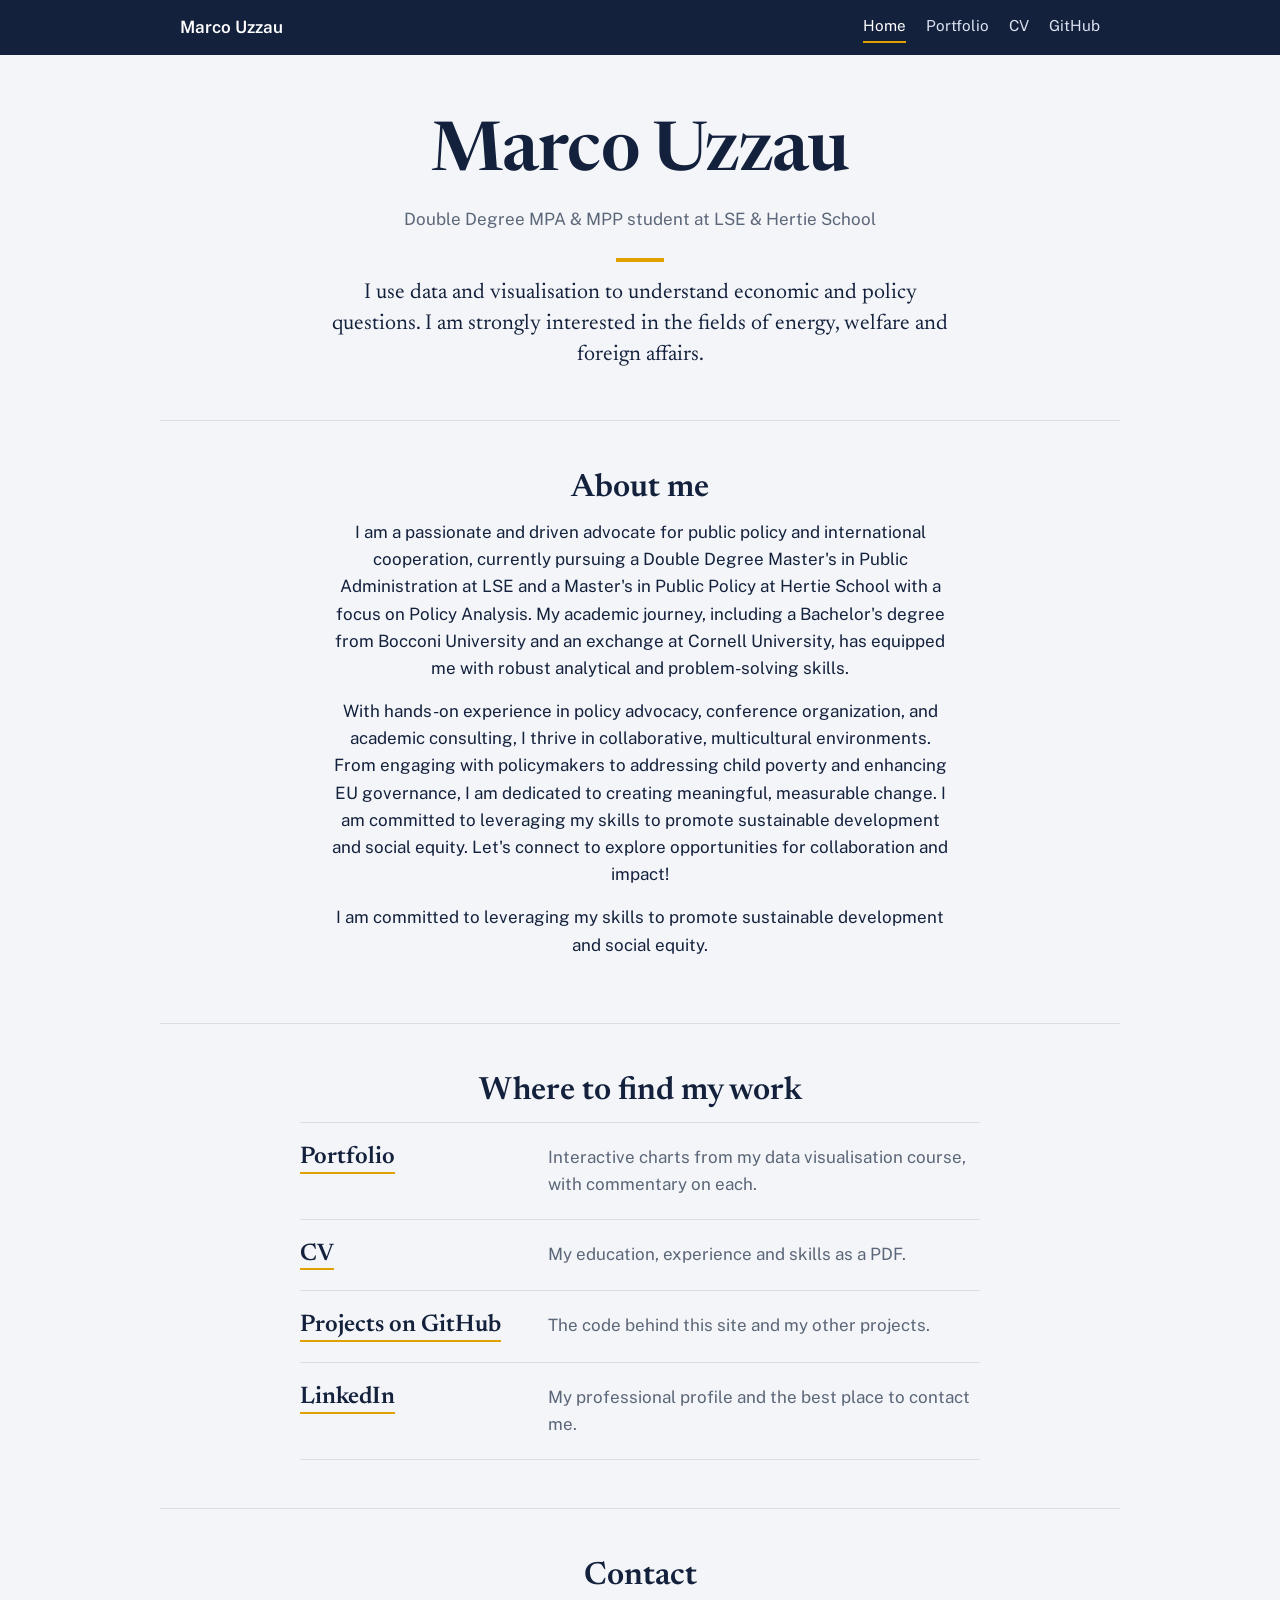
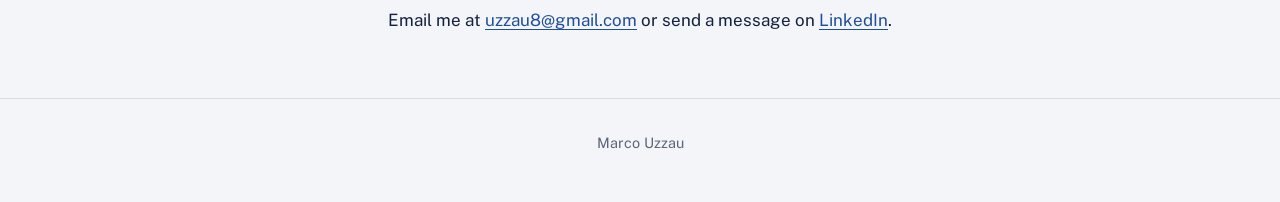
<file: index.html>
<!DOCTYPE html>
<html lang="en">

<head>
  <meta charset="utf-8">
  <meta name="viewport" content="width=device-width, initial-scale=1">
  <title>Marco Uzzau</title>

  <link rel="preconnect" href="https://fonts.googleapis.com">
  <link rel="preconnect" href="https://fonts.gstatic.com" crossorigin>
  <link href="https://fonts.googleapis.com/css2?family=Newsreader:opsz,wght@6..72,500;6..72,600&family=Public+Sans:wght@400;500;600&display=swap" rel="stylesheet">
  <link rel="stylesheet" href="style.css">
</head>

<body>

  <header class="topbar">
    <div class="topbar-inner">
      <a class="name" href="index.html">Marco Uzzau</a>
      <nav aria-label="Main">
        <a href="index.html" aria-current="page">Home</a>
        <a href="portfolio.html">Portfolio</a>
        <a href="cv.pdf">CV</a>
        <a href="https://www.github.com/MarcoUzzauLSE">GitHub</a>
      </nav>
    </div>
  </header>

  <div class="intro">
    <h1>Marco Uzzau</h1>
    <p class="byline">Double Degree MPA & MPP student at LSE & Hertie School</p>
    <p class="welcome">
      I use data and visualisation to understand economic and policy questions.
      I am strongly interested in the fields of energy, welfare and foreign affairs.
    </p>
  </div>

  <main>

    <section id="about">
      <h2 class="page-heading">About me</h2>
      <div class="prose">
        <p>
          I am a passionate and driven advocate for public policy and international cooperation, currently pursuing a Double Degree Master's in Public Administration at LSE and a Master's in Public Policy at Hertie School with a focus on Policy Analysis. My academic journey, including a Bachelor's degree from Bocconi University and an exchange at Cornell University, has equipped me with robust analytical and problem-solving skills.
        </p>
        <p>
          With hands-on experience in policy advocacy, conference organization, and academic consulting, I thrive in collaborative, multicultural environments. From engaging with policymakers to addressing child poverty and enhancing EU governance, I am dedicated to creating meaningful, measurable change.
          I am committed to leveraging my skills to promote sustainable development and social equity. Let's connect to explore opportunities for collaboration and impact!
        </p>
         <p>
          I am committed to leveraging my skills to promote sustainable development and social equity.
        </p>
      </div>
    </section>

    <section id="find">
      <h2 class="page-heading">Where to find my work</h2>
      <ul class="find-list">
        <li class="find-item">
          <a href="portfolio.html">Portfolio</a>
          <p>Interactive charts from my data visualisation course, with commentary on each.</p>
        </li>
        <li class="find-item">
          <a href="cv.pdf">CV</a>
          <p>My education, experience and skills as a PDF.</p>
        </li>
        <li class="find-item">
          <a href="https://www.github.com/MarcoUzzauLSE">Projects on GitHub</a>
          <p>The code behind this site and my other projects.</p>
        </li>
        <li class="find-item">
          <a href="https://www.linkedin.com/in/marco-uzzau/">LinkedIn</a>
          <p>My professional profile and the best place to contact me.</p>
        </li>
      </ul>
    </section>

    <section id="contact">
      <h2 class="page-heading">Contact</h2>
      <div class="prose">
        <p>
          Email me at <a href="mailto:uzzau8@gmail.com">uzzau8@gmail.com</a>
          or send a message on <a href="https://www.linkedin.com/in/marco-uzzau/">LinkedIn</a>.
        </p>
      </div>
    </section>

  </main>

  <footer>
    Marco Uzzau
  </footer>

</body>

</html>
</file>
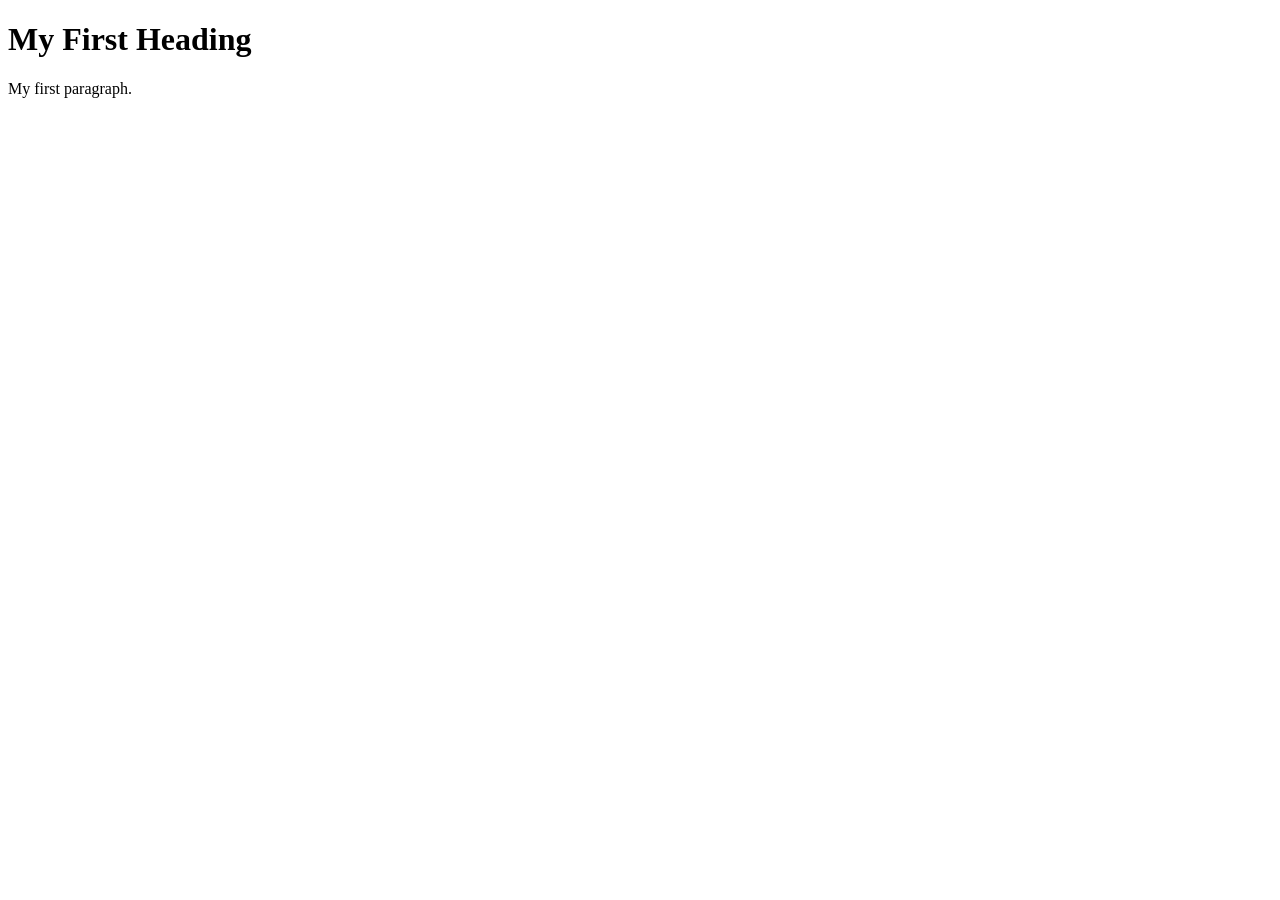
<file: example.html>
<!DOCTYPE html>
<html>

<!-- Richard Davies, Data Science -->

<!-- CODING LESSON NUMBER 1 -->
<!-- Commenting your code is vital, vital, vital -->

<!-- This is how you add comments to HTML -->

<!-- You can also include
multi - line comments
if you find that useful -->

<!-- To turn text into a comment, use the=is short-cut: CTRL & the "/" key (command + "/" on Mac)-->


<!-- HOW HTML WORKS - THE BASICS -->
<!-- HTML files have two fundamental parts. (1) The head, (2) The body -->

<!-- The head contains things that you do not see on the page -->

<head>
    <title>Page Title</title>
</head>

<!-- The body contains thigs you see -->
<!-- Most elements both open and close, with the content in the middle -->
<!-- Indenting is optional, but helps with readability -->
<body>
    <h1>My First Heading</h1>
    <p>My first paragraph.</p>
</body>
</html>
</file>
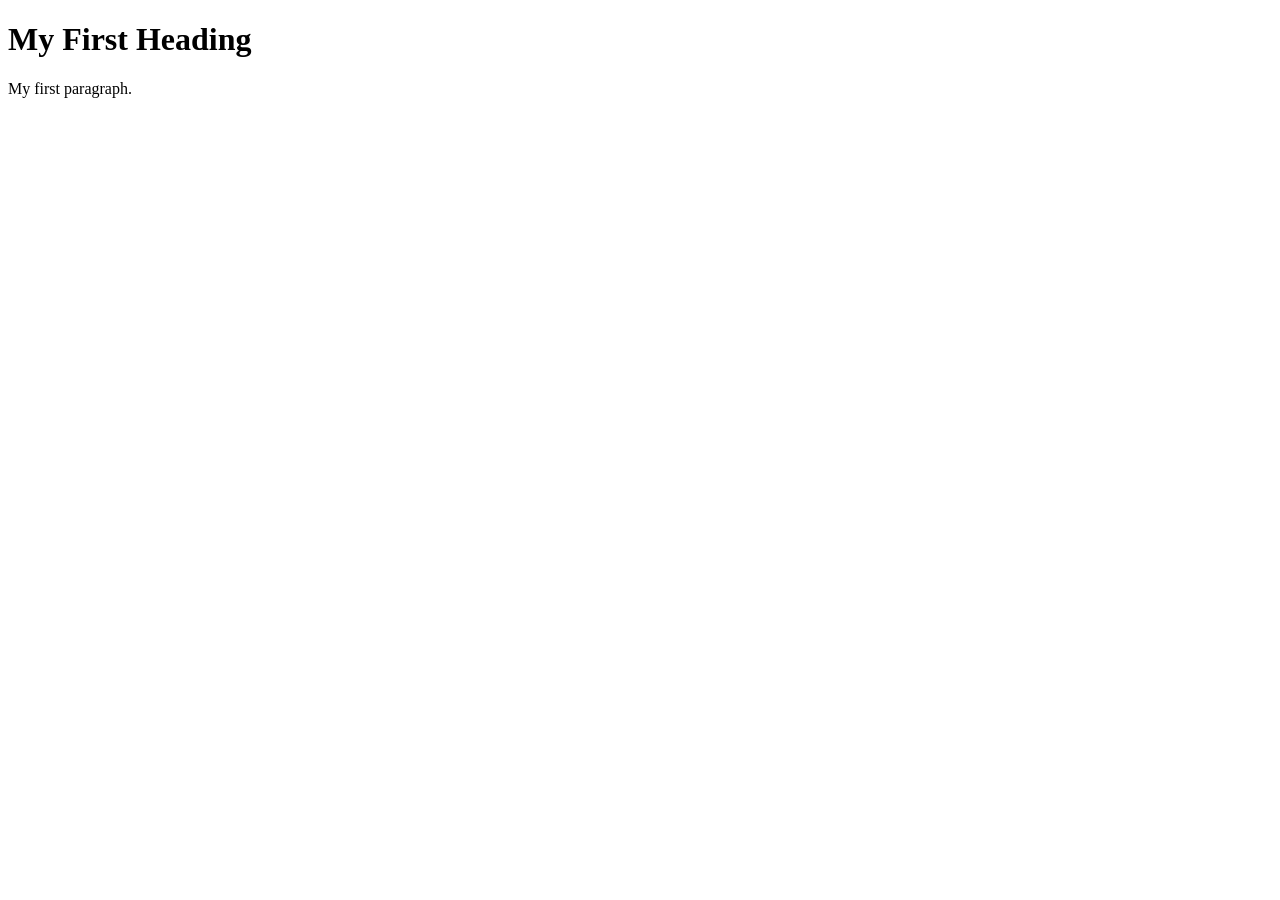
<file: Example1.html>
<!DOCTYPE html>
<html>

<!-- Richard Davies, Data Science -->

<!-- CODING LESSON NUMBER 1 -->
<!-- Commenting your code is vital, vital, vital -->

<!-- This is how you add comments to HTML -->

<!-- You can also include
multi - line comments
if you find that useful -->

<!-- To turn text into a comment, use the=is short-cut: CTRL & the "/" key (command + "/" on Mac)-->


<!-- HOW HTML WORKS - THE BASICS -->
<!-- HTML files have two fundamental parts. (1) The head, (2) The body -->

<!-- The head contains things that you do not see on the page -->

<head>
    <title>Page Title</title>
</head>

<!-- The body contains thigs you see -->
<!-- Most elements both open and close, with the content in the middle -->
<!-- Indenting is optional, but helps with readability -->
<body>
    <h1>My First Heading</h1>
    <p>My first paragraph.</p>
</body>
</html>
</file>
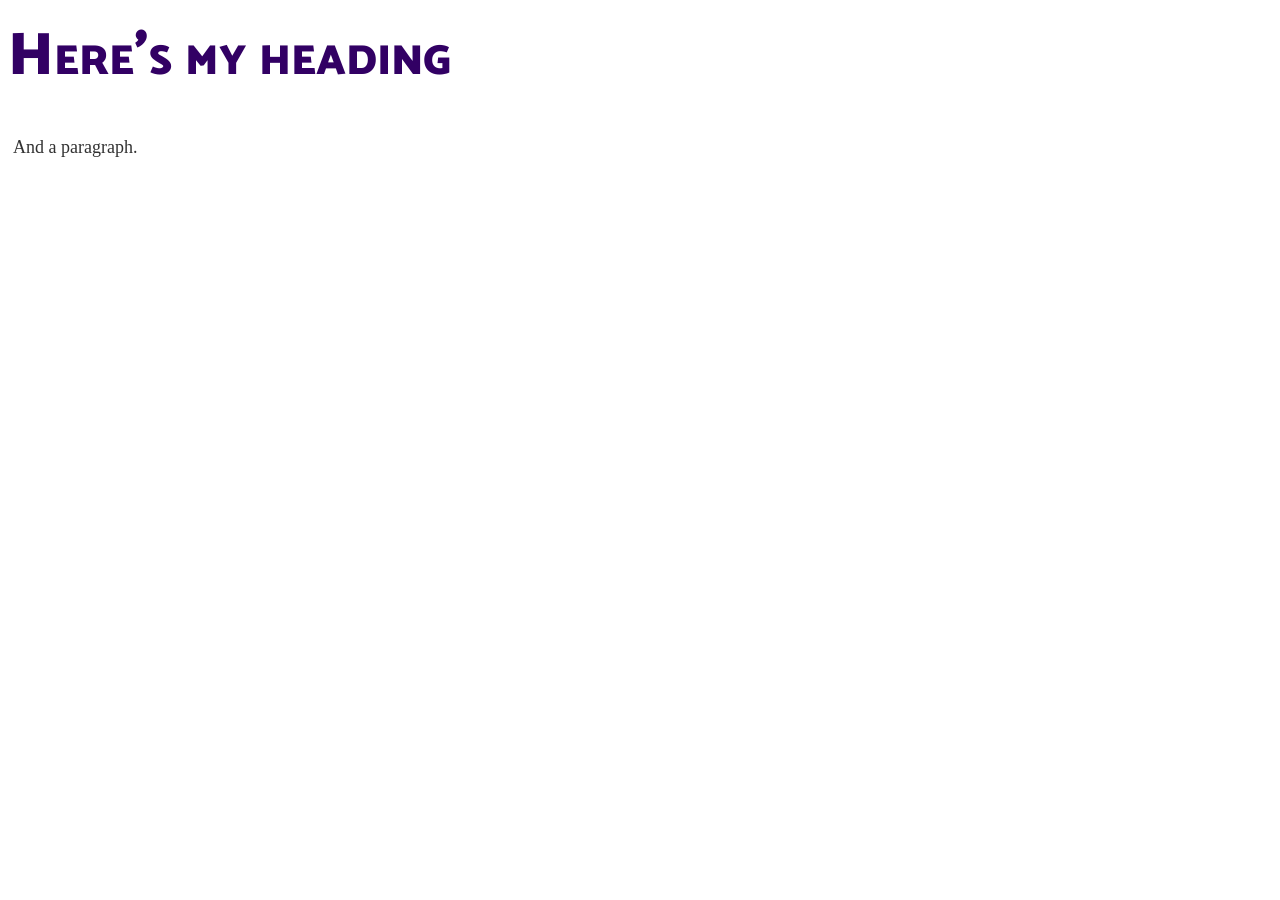
<file: Example2.html>
<!DOCTYPE html>

<!-- Richard Davies, Data Science -->

<html>

<head>
    <title>Richard's Second Example</title>

<!-- Link to my CSS file -->
<!-- The link needs to point to the CSS file, so it needs to be in the right place -->
    <link rel="stylesheet" href="Example2.css">
</head>


<body>

<h1>Here's my heading</h1>
<p>And a paragraph.</p>

</body>
</html>
</file>
<file: style.css>
:root {
  --ink: #14213D;
  --paper: #F3F5F8;
  --panel: #FFFFFF;
  --line: #D9DEE6;
  --muted: #5B6678;
  --gold: #E0A100;
  --blue: #1F4E9E;
  --serif: "Newsreader", Georgia, "Times New Roman", serif;
  --sans: "Public Sans", system-ui, -apple-system, "Segoe UI", Arial, sans-serif;
}

* { box-sizing: border-box; }
html { scroll-behavior: smooth; scroll-padding-top: 4rem; }

body {
  margin: 0;
  background: var(--paper);
  color: var(--ink);
  font: 1.0625rem/1.6 var(--sans);
}

a { color: var(--blue); text-underline-offset: 3px; }
a:focus-visible { outline: 3px solid var(--gold); outline-offset: 3px; border-radius: 2px; }

/* ---------- Top bar ---------- */
.topbar { position: sticky; top: 0; z-index: 10; background: var(--ink); color: #fff; }
.topbar-inner {
  max-width: 1100px;
  margin: 0 auto;
  padding: 0.75rem 1.25rem;
  display: flex;
  flex-wrap: wrap;
  align-items: center;
  justify-content: space-between;
  gap: 0.5rem 1.5rem;
}
.topbar .name { font-weight: 600; color: #fff; text-decoration: none; }
.topbar nav { display: flex; flex-wrap: wrap; gap: 0.25rem 1.25rem; }
.topbar nav a {
  color: #DCE3F0;
  text-decoration: none;
  font-size: 0.95rem;
  padding: 0.15rem 0;
  border-bottom: 2px solid transparent;
}
.topbar nav a:hover,
.topbar nav a[aria-current="page"] { color: #fff; border-bottom-color: var(--gold); }

/* ---------- Intro ---------- */
.intro { max-width: 1100px; margin: 0 auto; padding: 4rem 1.25rem 3rem; }
.intro h1 {
  font-family: var(--serif);
  font-weight: 600;
  font-size: clamp(2.5rem, 6vw, 4.25rem);
  line-height: 1.05;
  letter-spacing: -0.01em;
  margin: 0 0 1rem;
  text-align: center;
}
.intro .byline { margin: 0 0 1.5rem; color: var(--muted); }
.intro .welcome {
  max-width: 52ch;
  font-family: var(--serif);
  font-size: 1.35rem;
  line-height: 1.45;
  margin: 0;
  padding-left: 1rem;
  border-left: 4px solid var(--gold);
}
.jump { margin: 1.5rem 0 0; display: flex; flex-wrap: wrap; gap: 0.25rem 1.25rem; font-size: 0.95rem; }

/* ---------- Sections ---------- */
main section {
  max-width: 1100px;
  margin: 0 auto;
  padding: 3rem 1.25rem;
  border-top: 1px solid var(--line);
}

.chart-description { max-width: 68ch; margin-bottom: 1.75rem; }
.chart-description h2,
.page-heading {
  font-family: var(--serif);
  font-weight: 600;
  font-size: clamp(1.5rem, 3vw, 2rem);
  line-height: 1.2;
  margin: 0 0 0.75rem;
}
.chart-description p { margin: 0; }

.code {
  display: inline-block;
  background: var(--gold);
  color: var(--ink);
  font: 600 0.8rem/1 var(--sans);
  padding: 0.35rem 0.5rem;
  border-radius: 3px;
  margin-right: 0.6rem;
  vertical-align: middle;
}

/* ---------- Charts ---------- */
.chart-row { display: grid; grid-template-columns: 1fr 1fr; gap: 1.25rem; align-items: start; }
.chart-stack { display: grid; gap: 1.25rem; }

figure {
  margin: 0;
  min-width: 0;
  background: var(--panel);
  border: 1px solid var(--line);
  border-radius: 6px;
  padding: 1rem;
  overflow-x: auto;
}
figure img { display: block; max-width: 100%; height: auto; }

.chart-stack h3 { font: 600 1rem/1.3 var(--sans); color: var(--ink); margin: 0 0 0.5rem; }

.chart-comment {
  max-width: 68ch;
  background: var(--panel);
  border-left: 4px solid var(--gold);
  padding: 0.9rem 1.1rem;
  margin: 1.5rem 0 0.5rem;
  font-family: var(--serif);
  font-size: 1.2rem;
  line-height: 1.45;
}
.source { font-size: 0.85rem; color: var(--muted); margin: 0.5rem 0 0; }

/* ---------- Homepage ---------- */
.prose { max-width: 62ch; }
.prose p { margin: 0 0 1rem; }

.find-list { list-style: none; margin: 0; padding: 0; border-top: 1px solid var(--line); }
.find-item {
  display: grid;
  grid-template-columns: 14rem 1fr;
  gap: 0.5rem 1.5rem;
  padding: 1.25rem 0;
  border-bottom: 1px solid var(--line);
  align-items: baseline;
}
.find-item a {
  font-family: var(--serif);
  font-size: 1.5rem;
  font-weight: 600;
  line-height: 1.2;
  color: var(--ink);
  text-decoration: none;
  border-bottom: 2px solid var(--gold);
  justify-self: start;
}
.find-item a:hover { background: rgba(224, 161, 0, 0.18); }
.find-item p { margin: 0; color: var(--muted); max-width: 52ch; }

/* ---------- Footer ---------- */
footer {
  border-top: 1px solid var(--line);
  padding: 2rem 1.25rem 3rem;
  text-align: center;
  color: var(--muted);
  font-size: 0.9rem;
}

/* ---------- Small screens ---------- */
@media (max-width: 820px) {
  .chart-row { grid-template-columns: 1fr; }
  .intro { padding-top: 2.5rem; }
  .find-item { grid-template-columns: 1fr; }
}

/* ---------- Centering ---------- */

/* Slightly narrower page width, so content feels less spread out */
.topbar-inner,
.intro,
main section {
  max-width: 960px;
}

/* Centered intro */
.intro { text-align: center; }
.intro .welcome {
  margin: 0 auto;
  padding-left: 0;
  border-left: none;
}
.intro .welcome::before {
  content: "";
  display: block;
  width: 3rem;
  height: 4px;
  background: var(--gold);
  margin: 0 auto 1rem;
}
.jump { justify-content: center; }

/* Centered text columns (text inside stays left-aligned for easy reading) */
.chart-description,
.prose {
  text-align: center;
  margin-left: auto;
  margin-right: auto;
}
.chart-comment,
.source {
  text-align: center;
  margin-left: auto;
  margin-right: auto;
}
.chart-comment { margin-top: 1.5rem; }
.source { max-width: 68ch; }

/* Centered charts inside their white panels */
figure .vega-embed {
  display: block;
  width: fit-content;
  margin: 0 auto;
}

/* Keep the "where to find my work" list in the same column */
.find-list {
  max-width: 68ch;
  margin-left: auto;
  margin-right: auto;
}

/* ---------- Centered titles ---------- */
.chart-description h2,
.page-heading,
.chart-stack h3 {
  text-align: center;
}

/* Make the headings span the full section width so they centre on the page,
   not just within the narrower text column */
.chart-description {
  max-width: none;
}
.chart-description h2 {
  max-width: none;
}
.chart-description p {
  max-width: 68ch;
  margin-left: auto;
  margin-right: auto;
}

/* ---------- API notes ---------- */
.api-notes {
  max-width: 68ch;
  margin: 1.5rem auto 0;
}
.api-notes h3 {
  font-family: var(--serif);
  font-size: 1.4rem;
  margin: 0 0 0.75rem;
}
.api-notes h4 {
  font: 600 1rem/1.3 var(--sans);
  margin: 1.25rem 0 0.4rem;
}
.api-notes p,
.api-notes ul { margin: 0 0 0.5rem; }
.api-notes ul { padding-left: 1.25rem; }
.api-notes code {
  background: #E8ECF2;
  padding: 0.1rem 0.35rem;
  border-radius: 3px;
  font-size: 0.9em;
  overflow-wrap: anywhere;
}
.api-notes .api-url {
  display: block;
  padding: 0.75rem 1rem;
  background: var(--panel);
  border: 1px solid var(--line);
  border-radius: 6px;
}
</file>
<file: Example2.css>
/* Richard Davies */
/* Data Science */

/* This is a comment in CSS */

/* This is a 
multi line comment */

/* CSS files can be used to access e.g. fonts */
@import url('https://fonts.googleapis.com/css2?family=Catamaran:wght@900&display=swap');


/* Format my paragraph */
p {
	font-size: 18px;
	margin: 5px 5px;
	line-height: 22.4px;
	color: #323232;
}

/* Format my heading */
h1 {
	font-family: "Catamaran";
	font-variant: small-caps;
	font-size: 60px;
	color: #320064;
	font-weight: 900;
	margin: 0px 0px 30px 0px;
}
</file>
